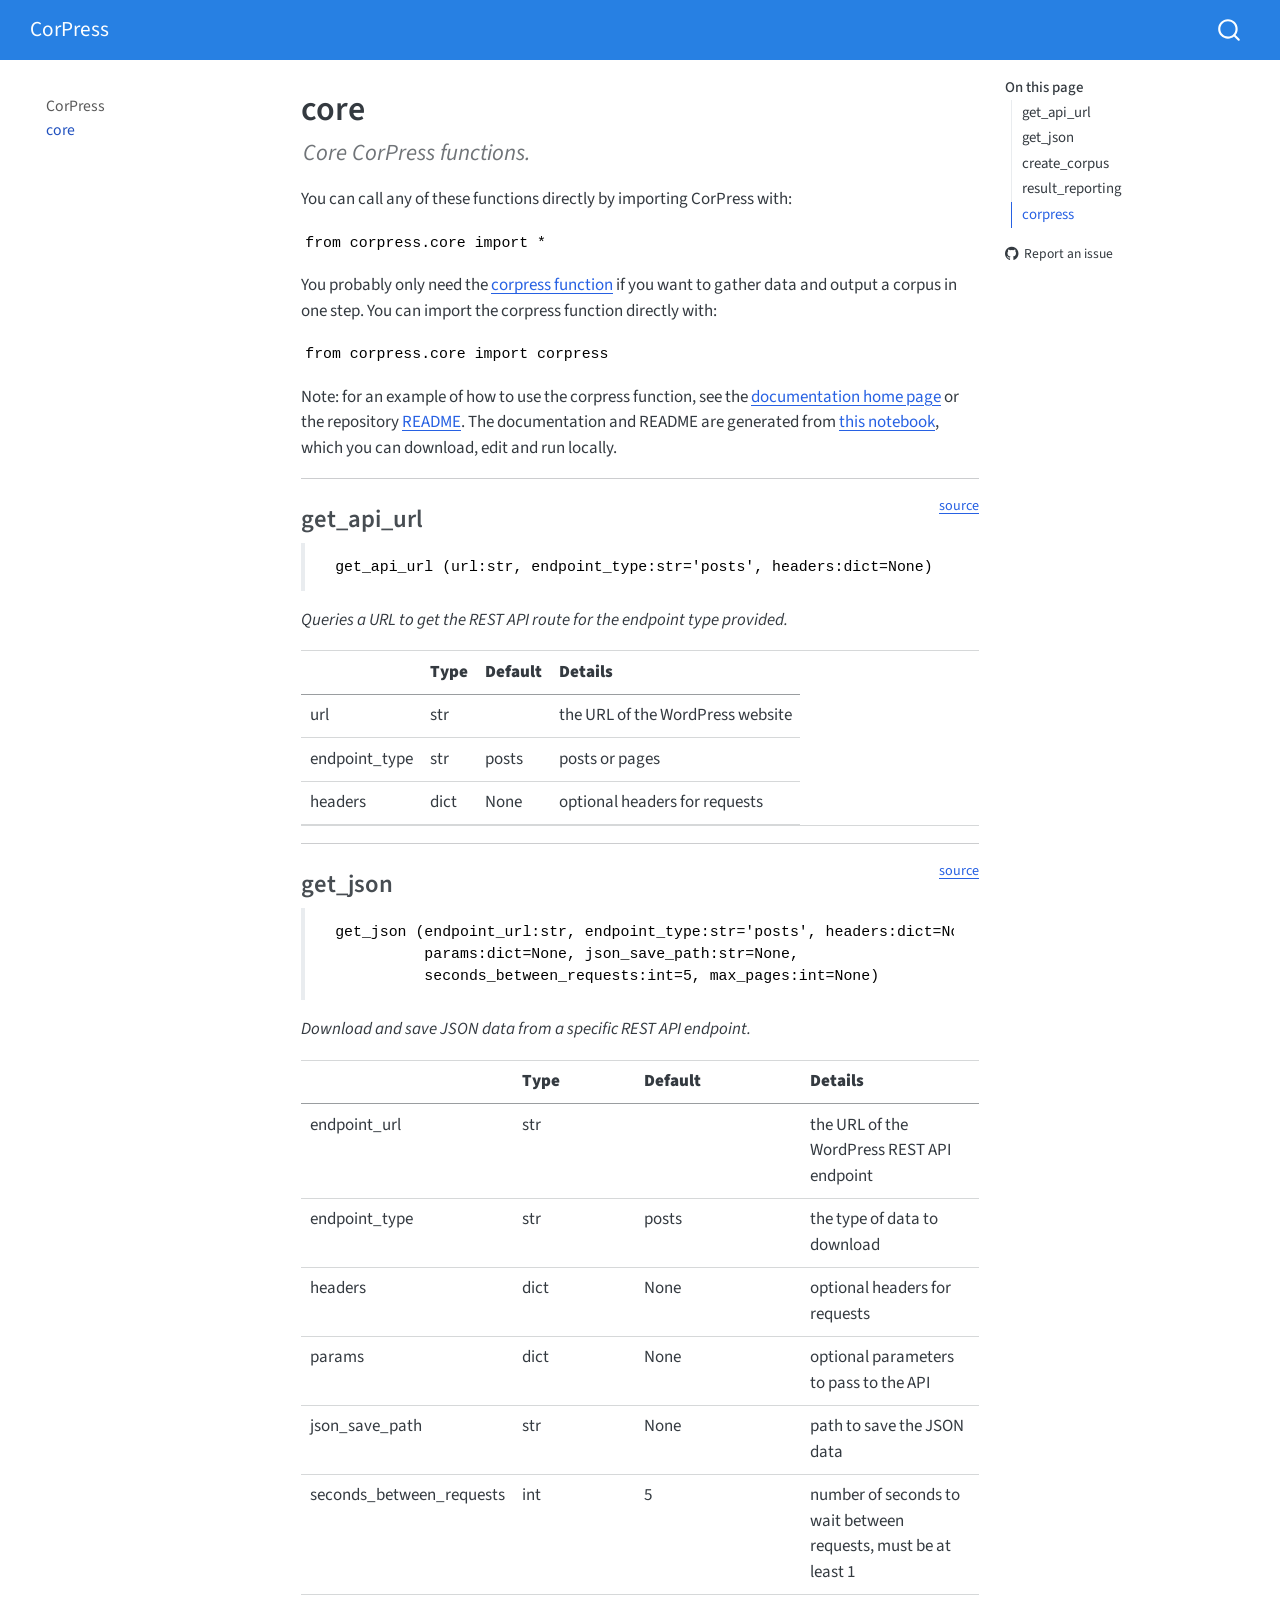
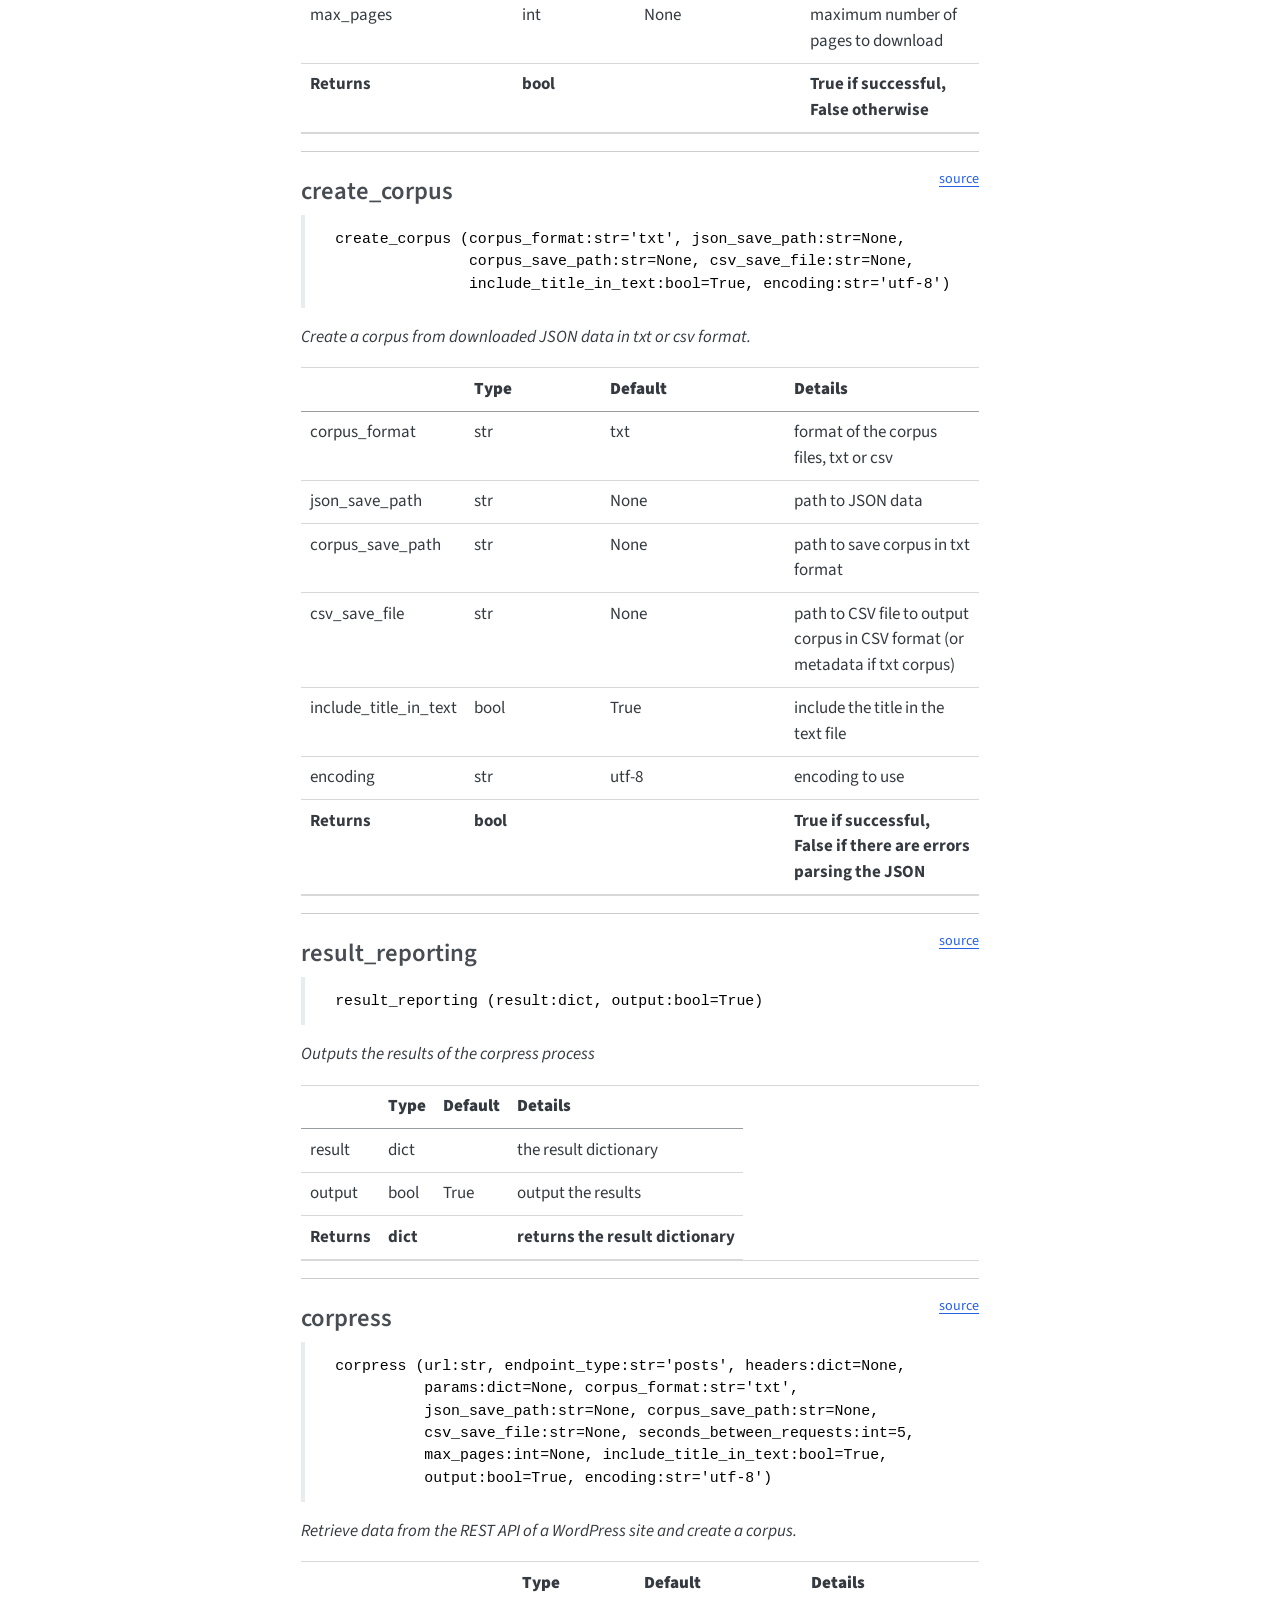
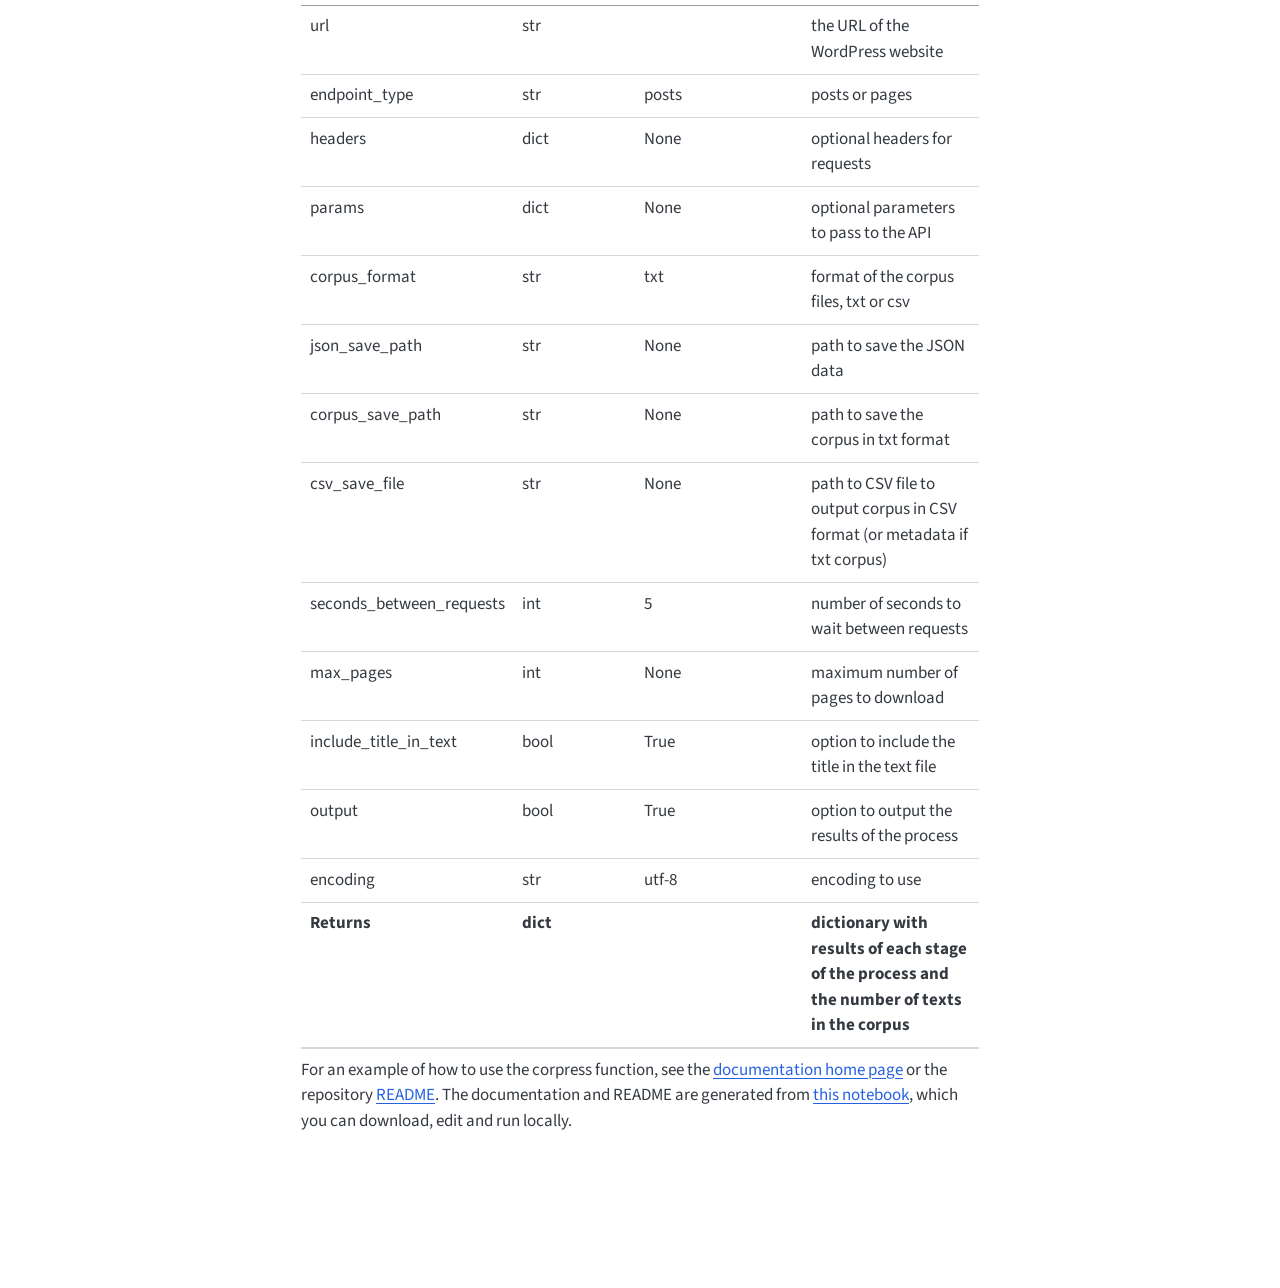
<file: core.html>
<!DOCTYPE html>
<html xmlns="http://www.w3.org/1999/xhtml" lang="en" xml:lang="en"><head>

<meta charset="utf-8">
<meta name="generator" content="quarto-1.7.29">

<meta name="viewport" content="width=device-width, initial-scale=1.0, user-scalable=yes">

<meta name="description" content="Core CorPress functions.">

<title>core – CorPress</title>
<style>
code{white-space: pre-wrap;}
span.smallcaps{font-variant: small-caps;}
div.columns{display: flex; gap: min(4vw, 1.5em);}
div.column{flex: auto; overflow-x: auto;}
div.hanging-indent{margin-left: 1.5em; text-indent: -1.5em;}
ul.task-list{list-style: none;}
ul.task-list li input[type="checkbox"] {
  width: 0.8em;
  margin: 0 0.8em 0.2em -1em; /* quarto-specific, see https://github.com/quarto-dev/quarto-cli/issues/4556 */ 
  vertical-align: middle;
}
</style>


<script src="site_libs/quarto-nav/quarto-nav.js"></script>
<script src="site_libs/quarto-nav/headroom.min.js"></script>
<script src="site_libs/clipboard/clipboard.min.js"></script>
<script src="site_libs/quarto-search/autocomplete.umd.js"></script>
<script src="site_libs/quarto-search/fuse.min.js"></script>
<script src="site_libs/quarto-search/quarto-search.js"></script>
<meta name="quarto:offset" content="./">
<script src="site_libs/quarto-html/quarto.js" type="module"></script>
<script src="site_libs/quarto-html/tabsets/tabsets.js" type="module"></script>
<script src="site_libs/quarto-html/popper.min.js"></script>
<script src="site_libs/quarto-html/tippy.umd.min.js"></script>
<script src="site_libs/quarto-html/anchor.min.js"></script>
<link href="site_libs/quarto-html/tippy.css" rel="stylesheet">
<link href="site_libs/quarto-html/quarto-syntax-highlighting-0815c480559380816a4d1ea211a47e91.css" rel="stylesheet" id="quarto-text-highlighting-styles">
<script src="site_libs/bootstrap/bootstrap.min.js"></script>
<link href="site_libs/bootstrap/bootstrap-icons.css" rel="stylesheet">
<link href="site_libs/bootstrap/bootstrap-c4832a576a2b2751674216aa53ffbffd.min.css" rel="stylesheet" append-hash="true" id="quarto-bootstrap" data-mode="light">
<script id="quarto-search-options" type="application/json">{
  "location": "navbar",
  "copy-button": false,
  "collapse-after": 3,
  "panel-placement": "end",
  "type": "overlay",
  "limit": 50,
  "keyboard-shortcut": [
    "f",
    "/",
    "s"
  ],
  "show-item-context": false,
  "language": {
    "search-no-results-text": "No results",
    "search-matching-documents-text": "matching documents",
    "search-copy-link-title": "Copy link to search",
    "search-hide-matches-text": "Hide additional matches",
    "search-more-match-text": "more match in this document",
    "search-more-matches-text": "more matches in this document",
    "search-clear-button-title": "Clear",
    "search-text-placeholder": "",
    "search-detached-cancel-button-title": "Cancel",
    "search-submit-button-title": "Submit",
    "search-label": "Search"
  }
}</script>


<link rel="stylesheet" href="styles.css">
<meta property="og:title" content="core – CorPress">
<meta property="og:description" content="Core CorPress functions.">
<meta property="og:site_name" content="CorPress">
<meta name="twitter:title" content="core – CorPress">
<meta name="twitter:description" content="Core CorPress functions.">
<meta name="twitter:card" content="summary">
</head>

<body class="nav-sidebar floating nav-fixed quarto-light">

<div id="quarto-search-results"></div>
  <header id="quarto-header" class="headroom fixed-top">
    <nav class="navbar navbar-expand-lg " data-bs-theme="dark">
      <div class="navbar-container container-fluid">
      <div class="navbar-brand-container mx-auto">
    <a class="navbar-brand" href="./index.html">
    <span class="navbar-title">CorPress</span>
    </a>
  </div>
        <div class="quarto-navbar-tools tools-end">
</div>
          <div id="quarto-search" class="" title="Search"></div>
      </div> <!-- /container-fluid -->
    </nav>
  <nav class="quarto-secondary-nav">
    <div class="container-fluid d-flex">
      <button type="button" class="quarto-btn-toggle btn" data-bs-toggle="collapse" role="button" data-bs-target=".quarto-sidebar-collapse-item" aria-controls="quarto-sidebar" aria-expanded="false" aria-label="Toggle sidebar navigation" onclick="if (window.quartoToggleHeadroom) { window.quartoToggleHeadroom(); }">
        <i class="bi bi-layout-text-sidebar-reverse"></i>
      </button>
        <nav class="quarto-page-breadcrumbs" aria-label="breadcrumb"><ol class="breadcrumb"><li class="breadcrumb-item"><a href="./core.html">core</a></li></ol></nav>
        <a class="flex-grow-1" role="navigation" data-bs-toggle="collapse" data-bs-target=".quarto-sidebar-collapse-item" aria-controls="quarto-sidebar" aria-expanded="false" aria-label="Toggle sidebar navigation" onclick="if (window.quartoToggleHeadroom) { window.quartoToggleHeadroom(); }">      
        </a>
    </div>
  </nav>
</header>
<!-- content -->
<div id="quarto-content" class="quarto-container page-columns page-rows-contents page-layout-article page-navbar">
<!-- sidebar -->
  <nav id="quarto-sidebar" class="sidebar collapse collapse-horizontal quarto-sidebar-collapse-item sidebar-navigation floating overflow-auto">
    <div class="sidebar-menu-container"> 
    <ul class="list-unstyled mt-1">
        <li class="sidebar-item">
  <div class="sidebar-item-container"> 
  <a href="./index.html" class="sidebar-item-text sidebar-link">
 <span class="menu-text">CorPress</span></a>
  </div>
</li>
        <li class="sidebar-item">
  <div class="sidebar-item-container"> 
  <a href="./core.html" class="sidebar-item-text sidebar-link active">
 <span class="menu-text">core</span></a>
  </div>
</li>
    </ul>
    </div>
</nav>
<div id="quarto-sidebar-glass" class="quarto-sidebar-collapse-item" data-bs-toggle="collapse" data-bs-target=".quarto-sidebar-collapse-item"></div>
<!-- margin-sidebar -->
    <div id="quarto-margin-sidebar" class="sidebar margin-sidebar">
        <nav id="TOC" role="doc-toc" class="toc-active">
    <h2 id="toc-title">On this page</h2>
   
  <ul>
  <li><a href="#get_api_url" id="toc-get_api_url" class="nav-link active" data-scroll-target="#get_api_url">get_api_url</a></li>
  <li><a href="#get_json" id="toc-get_json" class="nav-link" data-scroll-target="#get_json">get_json</a></li>
  <li><a href="#create_corpus" id="toc-create_corpus" class="nav-link" data-scroll-target="#create_corpus">create_corpus</a></li>
  <li><a href="#result_reporting" id="toc-result_reporting" class="nav-link" data-scroll-target="#result_reporting">result_reporting</a></li>
  <li><a href="#corpress" id="toc-corpress" class="nav-link" data-scroll-target="#corpress">corpress</a></li>
  </ul>
<div class="toc-actions"><ul><li><a href="https://github.com/polsci/corpress/issues/new" class="toc-action"><i class="bi bi-github"></i>Report an issue</a></li></ul></div></nav>
    </div>
<!-- main -->
<main class="content" id="quarto-document-content">

<header id="title-block-header" class="quarto-title-block default">
<div class="quarto-title">
<h1 class="title">core</h1>
</div>

<div>
  <div class="description">
    Core CorPress functions.
  </div>
</div>


<div class="quarto-title-meta">

    
  
    
  </div>
  


</header>


<!-- WARNING: THIS FILE WAS AUTOGENERATED! DO NOT EDIT! -->
<p>You can call any of these functions directly by importing CorPress with:</p>
<pre><code>from corpress.core import *</code></pre>
<p>You probably only need the <a href="https://geoffford.nz/corpress/core#corpress">corpress function</a> if you want to gather data and output a corpus in one step. You can import the corpress function directly with:</p>
<pre><code>from corpress.core import corpress</code></pre>
<p>Note: for an example of how to use the corpress function, see the <a href="https://geoffford.nz/corpress/">documentation home page</a> or the repository <a href="https://github.com/polsci/corpress/blob/master/README.md">README</a>. The documentation and README are generated from <a href="https://github.com/polsci/corpress/blob/master/nbs/index.ipynb">this notebook</a>, which you can download, edit and run locally.</p>
<hr>
<p><a href="https://github.com/polsci/corpress/blob/main/corpress/core.py#L25" target="_blank" style="float:right; font-size:smaller">source</a></p>
<section id="get_api_url" class="level3">
<h3 class="anchored" data-anchor-id="get_api_url">get_api_url</h3>
<blockquote class="blockquote">
<pre><code> get_api_url (url:str, endpoint_type:str='posts', headers:dict=None)</code></pre>
</blockquote>
<p><em>Queries a URL to get the REST API route for the endpoint type provided.</em></p>
<table class="caption-top table">
<thead>
<tr class="header">
<th></th>
<th><strong>Type</strong></th>
<th><strong>Default</strong></th>
<th><strong>Details</strong></th>
</tr>
</thead>
<tbody>
<tr class="odd">
<td>url</td>
<td>str</td>
<td></td>
<td>the URL of the WordPress website</td>
</tr>
<tr class="even">
<td>endpoint_type</td>
<td>str</td>
<td>posts</td>
<td>posts or pages</td>
</tr>
<tr class="odd">
<td>headers</td>
<td>dict</td>
<td>None</td>
<td>optional headers for requests</td>
</tr>
</tbody>
</table>
<hr>
<p><a href="https://github.com/polsci/corpress/blob/main/corpress/core.py#L81" target="_blank" style="float:right; font-size:smaller">source</a></p>
</section>
<section id="get_json" class="level3">
<h3 class="anchored" data-anchor-id="get_json">get_json</h3>
<blockquote class="blockquote">
<pre><code> get_json (endpoint_url:str, endpoint_type:str='posts', headers:dict=None,
           params:dict=None, json_save_path:str=None,
           seconds_between_requests:int=5, max_pages:int=None)</code></pre>
</blockquote>
<p><em>Download and save JSON data from a specific REST API endpoint.</em></p>
<table class="caption-top table">
<colgroup>
<col style="width: 6%">
<col style="width: 25%">
<col style="width: 34%">
<col style="width: 34%">
</colgroup>
<thead>
<tr class="header">
<th></th>
<th><strong>Type</strong></th>
<th><strong>Default</strong></th>
<th><strong>Details</strong></th>
</tr>
</thead>
<tbody>
<tr class="odd">
<td>endpoint_url</td>
<td>str</td>
<td></td>
<td>the URL of the WordPress REST API endpoint</td>
</tr>
<tr class="even">
<td>endpoint_type</td>
<td>str</td>
<td>posts</td>
<td>the type of data to download</td>
</tr>
<tr class="odd">
<td>headers</td>
<td>dict</td>
<td>None</td>
<td>optional headers for requests</td>
</tr>
<tr class="even">
<td>params</td>
<td>dict</td>
<td>None</td>
<td>optional parameters to pass to the API</td>
</tr>
<tr class="odd">
<td>json_save_path</td>
<td>str</td>
<td>None</td>
<td>path to save the JSON data</td>
</tr>
<tr class="even">
<td>seconds_between_requests</td>
<td>int</td>
<td>5</td>
<td>number of seconds to wait between requests, must be at least 1</td>
</tr>
<tr class="odd">
<td>max_pages</td>
<td>int</td>
<td>None</td>
<td>maximum number of pages to download</td>
</tr>
<tr class="even">
<td><strong>Returns</strong></td>
<td><strong>bool</strong></td>
<td></td>
<td><strong>True if successful, False otherwise</strong></td>
</tr>
</tbody>
</table>
<hr>
<p><a href="https://github.com/polsci/corpress/blob/main/corpress/core.py#L180" target="_blank" style="float:right; font-size:smaller">source</a></p>
</section>
<section id="create_corpus" class="level3">
<h3 class="anchored" data-anchor-id="create_corpus">create_corpus</h3>
<blockquote class="blockquote">
<pre><code> create_corpus (corpus_format:str='txt', json_save_path:str=None,
                corpus_save_path:str=None, csv_save_file:str=None,
                include_title_in_text:bool=True, encoding:str='utf-8')</code></pre>
</blockquote>
<p><em>Create a corpus from downloaded JSON data in txt or csv format.</em></p>
<table class="caption-top table">
<colgroup>
<col style="width: 6%">
<col style="width: 25%">
<col style="width: 34%">
<col style="width: 34%">
</colgroup>
<thead>
<tr class="header">
<th></th>
<th><strong>Type</strong></th>
<th><strong>Default</strong></th>
<th><strong>Details</strong></th>
</tr>
</thead>
<tbody>
<tr class="odd">
<td>corpus_format</td>
<td>str</td>
<td>txt</td>
<td>format of the corpus files, txt or csv</td>
</tr>
<tr class="even">
<td>json_save_path</td>
<td>str</td>
<td>None</td>
<td>path to JSON data</td>
</tr>
<tr class="odd">
<td>corpus_save_path</td>
<td>str</td>
<td>None</td>
<td>path to save corpus in txt format</td>
</tr>
<tr class="even">
<td>csv_save_file</td>
<td>str</td>
<td>None</td>
<td>path to CSV file to output corpus in CSV format (or metadata if txt corpus)</td>
</tr>
<tr class="odd">
<td>include_title_in_text</td>
<td>bool</td>
<td>True</td>
<td>include the title in the text file</td>
</tr>
<tr class="even">
<td>encoding</td>
<td>str</td>
<td>utf-8</td>
<td>encoding to use</td>
</tr>
<tr class="odd">
<td><strong>Returns</strong></td>
<td><strong>bool</strong></td>
<td></td>
<td><strong>True if successful, False if there are errors parsing the JSON</strong></td>
</tr>
</tbody>
</table>
<hr>
<p><a href="https://github.com/polsci/corpress/blob/main/corpress/core.py#L280" target="_blank" style="float:right; font-size:smaller">source</a></p>
</section>
<section id="result_reporting" class="level3">
<h3 class="anchored" data-anchor-id="result_reporting">result_reporting</h3>
<blockquote class="blockquote">
<pre><code> result_reporting (result:dict, output:bool=True)</code></pre>
</blockquote>
<p><em>Outputs the results of the corpress process</em></p>
<table class="caption-top table">
<thead>
<tr class="header">
<th></th>
<th><strong>Type</strong></th>
<th><strong>Default</strong></th>
<th><strong>Details</strong></th>
</tr>
</thead>
<tbody>
<tr class="odd">
<td>result</td>
<td>dict</td>
<td></td>
<td>the result dictionary</td>
</tr>
<tr class="even">
<td>output</td>
<td>bool</td>
<td>True</td>
<td>output the results</td>
</tr>
<tr class="odd">
<td><strong>Returns</strong></td>
<td><strong>dict</strong></td>
<td></td>
<td><strong>returns the result dictionary</strong></td>
</tr>
</tbody>
</table>
<hr>
<p><a href="https://github.com/polsci/corpress/blob/main/corpress/core.py#L297" target="_blank" style="float:right; font-size:smaller">source</a></p>
</section>
<section id="corpress" class="level3">
<h3 class="anchored" data-anchor-id="corpress">corpress</h3>
<blockquote class="blockquote">
<pre><code> corpress (url:str, endpoint_type:str='posts', headers:dict=None,
           params:dict=None, corpus_format:str='txt',
           json_save_path:str=None, corpus_save_path:str=None,
           csv_save_file:str=None, seconds_between_requests:int=5,
           max_pages:int=None, include_title_in_text:bool=True,
           output:bool=True, encoding:str='utf-8')</code></pre>
</blockquote>
<p><em>Retrieve data from the REST API of a WordPress site and create a corpus.</em></p>
<table class="caption-top table">
<colgroup>
<col style="width: 6%">
<col style="width: 25%">
<col style="width: 34%">
<col style="width: 34%">
</colgroup>
<thead>
<tr class="header">
<th></th>
<th><strong>Type</strong></th>
<th><strong>Default</strong></th>
<th><strong>Details</strong></th>
</tr>
</thead>
<tbody>
<tr class="odd">
<td>url</td>
<td>str</td>
<td></td>
<td>the URL of the WordPress website</td>
</tr>
<tr class="even">
<td>endpoint_type</td>
<td>str</td>
<td>posts</td>
<td>posts or pages</td>
</tr>
<tr class="odd">
<td>headers</td>
<td>dict</td>
<td>None</td>
<td>optional headers for requests</td>
</tr>
<tr class="even">
<td>params</td>
<td>dict</td>
<td>None</td>
<td>optional parameters to pass to the API</td>
</tr>
<tr class="odd">
<td>corpus_format</td>
<td>str</td>
<td>txt</td>
<td>format of the corpus files, txt or csv</td>
</tr>
<tr class="even">
<td>json_save_path</td>
<td>str</td>
<td>None</td>
<td>path to save the JSON data</td>
</tr>
<tr class="odd">
<td>corpus_save_path</td>
<td>str</td>
<td>None</td>
<td>path to save the corpus in txt format</td>
</tr>
<tr class="even">
<td>csv_save_file</td>
<td>str</td>
<td>None</td>
<td>path to CSV file to output corpus in CSV format (or metadata if txt corpus)</td>
</tr>
<tr class="odd">
<td>seconds_between_requests</td>
<td>int</td>
<td>5</td>
<td>number of seconds to wait between requests</td>
</tr>
<tr class="even">
<td>max_pages</td>
<td>int</td>
<td>None</td>
<td>maximum number of pages to download</td>
</tr>
<tr class="odd">
<td>include_title_in_text</td>
<td>bool</td>
<td>True</td>
<td>option to include the title in the text file</td>
</tr>
<tr class="even">
<td>output</td>
<td>bool</td>
<td>True</td>
<td>option to output the results of the process</td>
</tr>
<tr class="odd">
<td>encoding</td>
<td>str</td>
<td>utf-8</td>
<td>encoding to use</td>
</tr>
<tr class="even">
<td><strong>Returns</strong></td>
<td><strong>dict</strong></td>
<td></td>
<td><strong>dictionary with results of each stage of the process and the number of texts in the corpus</strong></td>
</tr>
</tbody>
</table>
<p>For an example of how to use the corpress function, see the <a href="https://geoffford.nz/corpress/">documentation home page</a> or the repository <a href="https://github.com/polsci/corpress/blob/master/README.md">README</a>. The documentation and README are generated from <a href="https://github.com/polsci/corpress/blob/master/nbs/index.ipynb">this notebook</a>, which you can download, edit and run locally.</p>


</section>

</main> <!-- /main -->
<script id="quarto-html-after-body" type="application/javascript">
  window.document.addEventListener("DOMContentLoaded", function (event) {
    const icon = "";
    const anchorJS = new window.AnchorJS();
    anchorJS.options = {
      placement: 'right',
      icon: icon
    };
    anchorJS.add('.anchored');
    const isCodeAnnotation = (el) => {
      for (const clz of el.classList) {
        if (clz.startsWith('code-annotation-')) {                     
          return true;
        }
      }
      return false;
    }
    const onCopySuccess = function(e) {
      // button target
      const button = e.trigger;
      // don't keep focus
      button.blur();
      // flash "checked"
      button.classList.add('code-copy-button-checked');
      var currentTitle = button.getAttribute("title");
      button.setAttribute("title", "Copied!");
      let tooltip;
      if (window.bootstrap) {
        button.setAttribute("data-bs-toggle", "tooltip");
        button.setAttribute("data-bs-placement", "left");
        button.setAttribute("data-bs-title", "Copied!");
        tooltip = new bootstrap.Tooltip(button, 
          { trigger: "manual", 
            customClass: "code-copy-button-tooltip",
            offset: [0, -8]});
        tooltip.show();    
      }
      setTimeout(function() {
        if (tooltip) {
          tooltip.hide();
          button.removeAttribute("data-bs-title");
          button.removeAttribute("data-bs-toggle");
          button.removeAttribute("data-bs-placement");
        }
        button.setAttribute("title", currentTitle);
        button.classList.remove('code-copy-button-checked');
      }, 1000);
      // clear code selection
      e.clearSelection();
    }
    const getTextToCopy = function(trigger) {
        const codeEl = trigger.previousElementSibling.cloneNode(true);
        for (const childEl of codeEl.children) {
          if (isCodeAnnotation(childEl)) {
            childEl.remove();
          }
        }
        return codeEl.innerText;
    }
    const clipboard = new window.ClipboardJS('.code-copy-button:not([data-in-quarto-modal])', {
      text: getTextToCopy
    });
    clipboard.on('success', onCopySuccess);
    if (window.document.getElementById('quarto-embedded-source-code-modal')) {
      const clipboardModal = new window.ClipboardJS('.code-copy-button[data-in-quarto-modal]', {
        text: getTextToCopy,
        container: window.document.getElementById('quarto-embedded-source-code-modal')
      });
      clipboardModal.on('success', onCopySuccess);
    }
      var localhostRegex = new RegExp(/^(?:http|https):\/\/localhost\:?[0-9]*\//);
      var mailtoRegex = new RegExp(/^mailto:/);
        var filterRegex = new RegExp("https:\/\/geoffford\.nz\/corpress");
      var isInternal = (href) => {
          return filterRegex.test(href) || localhostRegex.test(href) || mailtoRegex.test(href);
      }
      // Inspect non-navigation links and adorn them if external
     var links = window.document.querySelectorAll('a[href]:not(.nav-link):not(.navbar-brand):not(.toc-action):not(.sidebar-link):not(.sidebar-item-toggle):not(.pagination-link):not(.no-external):not([aria-hidden]):not(.dropdown-item):not(.quarto-navigation-tool):not(.about-link)');
      for (var i=0; i<links.length; i++) {
        const link = links[i];
        if (!isInternal(link.href)) {
          // undo the damage that might have been done by quarto-nav.js in the case of
          // links that we want to consider external
          if (link.dataset.originalHref !== undefined) {
            link.href = link.dataset.originalHref;
          }
        }
      }
    function tippyHover(el, contentFn, onTriggerFn, onUntriggerFn) {
      const config = {
        allowHTML: true,
        maxWidth: 500,
        delay: 100,
        arrow: false,
        appendTo: function(el) {
            return el.parentElement;
        },
        interactive: true,
        interactiveBorder: 10,
        theme: 'quarto',
        placement: 'bottom-start',
      };
      if (contentFn) {
        config.content = contentFn;
      }
      if (onTriggerFn) {
        config.onTrigger = onTriggerFn;
      }
      if (onUntriggerFn) {
        config.onUntrigger = onUntriggerFn;
      }
      window.tippy(el, config); 
    }
    const noterefs = window.document.querySelectorAll('a[role="doc-noteref"]');
    for (var i=0; i<noterefs.length; i++) {
      const ref = noterefs[i];
      tippyHover(ref, function() {
        // use id or data attribute instead here
        let href = ref.getAttribute('data-footnote-href') || ref.getAttribute('href');
        try { href = new URL(href).hash; } catch {}
        const id = href.replace(/^#\/?/, "");
        const note = window.document.getElementById(id);
        if (note) {
          return note.innerHTML;
        } else {
          return "";
        }
      });
    }
    const xrefs = window.document.querySelectorAll('a.quarto-xref');
    const processXRef = (id, note) => {
      // Strip column container classes
      const stripColumnClz = (el) => {
        el.classList.remove("page-full", "page-columns");
        if (el.children) {
          for (const child of el.children) {
            stripColumnClz(child);
          }
        }
      }
      stripColumnClz(note)
      if (id === null || id.startsWith('sec-')) {
        // Special case sections, only their first couple elements
        const container = document.createElement("div");
        if (note.children && note.children.length > 2) {
          container.appendChild(note.children[0].cloneNode(true));
          for (let i = 1; i < note.children.length; i++) {
            const child = note.children[i];
            if (child.tagName === "P" && child.innerText === "") {
              continue;
            } else {
              container.appendChild(child.cloneNode(true));
              break;
            }
          }
          if (window.Quarto?.typesetMath) {
            window.Quarto.typesetMath(container);
          }
          return container.innerHTML
        } else {
          if (window.Quarto?.typesetMath) {
            window.Quarto.typesetMath(note);
          }
          return note.innerHTML;
        }
      } else {
        // Remove any anchor links if they are present
        const anchorLink = note.querySelector('a.anchorjs-link');
        if (anchorLink) {
          anchorLink.remove();
        }
        if (window.Quarto?.typesetMath) {
          window.Quarto.typesetMath(note);
        }
        if (note.classList.contains("callout")) {
          return note.outerHTML;
        } else {
          return note.innerHTML;
        }
      }
    }
    for (var i=0; i<xrefs.length; i++) {
      const xref = xrefs[i];
      tippyHover(xref, undefined, function(instance) {
        instance.disable();
        let url = xref.getAttribute('href');
        let hash = undefined; 
        if (url.startsWith('#')) {
          hash = url;
        } else {
          try { hash = new URL(url).hash; } catch {}
        }
        if (hash) {
          const id = hash.replace(/^#\/?/, "");
          const note = window.document.getElementById(id);
          if (note !== null) {
            try {
              const html = processXRef(id, note.cloneNode(true));
              instance.setContent(html);
            } finally {
              instance.enable();
              instance.show();
            }
          } else {
            // See if we can fetch this
            fetch(url.split('#')[0])
            .then(res => res.text())
            .then(html => {
              const parser = new DOMParser();
              const htmlDoc = parser.parseFromString(html, "text/html");
              const note = htmlDoc.getElementById(id);
              if (note !== null) {
                const html = processXRef(id, note);
                instance.setContent(html);
              } 
            }).finally(() => {
              instance.enable();
              instance.show();
            });
          }
        } else {
          // See if we can fetch a full url (with no hash to target)
          // This is a special case and we should probably do some content thinning / targeting
          fetch(url)
          .then(res => res.text())
          .then(html => {
            const parser = new DOMParser();
            const htmlDoc = parser.parseFromString(html, "text/html");
            const note = htmlDoc.querySelector('main.content');
            if (note !== null) {
              // This should only happen for chapter cross references
              // (since there is no id in the URL)
              // remove the first header
              if (note.children.length > 0 && note.children[0].tagName === "HEADER") {
                note.children[0].remove();
              }
              const html = processXRef(null, note);
              instance.setContent(html);
            } 
          }).finally(() => {
            instance.enable();
            instance.show();
          });
        }
      }, function(instance) {
      });
    }
        let selectedAnnoteEl;
        const selectorForAnnotation = ( cell, annotation) => {
          let cellAttr = 'data-code-cell="' + cell + '"';
          let lineAttr = 'data-code-annotation="' +  annotation + '"';
          const selector = 'span[' + cellAttr + '][' + lineAttr + ']';
          return selector;
        }
        const selectCodeLines = (annoteEl) => {
          const doc = window.document;
          const targetCell = annoteEl.getAttribute("data-target-cell");
          const targetAnnotation = annoteEl.getAttribute("data-target-annotation");
          const annoteSpan = window.document.querySelector(selectorForAnnotation(targetCell, targetAnnotation));
          const lines = annoteSpan.getAttribute("data-code-lines").split(",");
          const lineIds = lines.map((line) => {
            return targetCell + "-" + line;
          })
          let top = null;
          let height = null;
          let parent = null;
          if (lineIds.length > 0) {
              //compute the position of the single el (top and bottom and make a div)
              const el = window.document.getElementById(lineIds[0]);
              top = el.offsetTop;
              height = el.offsetHeight;
              parent = el.parentElement.parentElement;
            if (lineIds.length > 1) {
              const lastEl = window.document.getElementById(lineIds[lineIds.length - 1]);
              const bottom = lastEl.offsetTop + lastEl.offsetHeight;
              height = bottom - top;
            }
            if (top !== null && height !== null && parent !== null) {
              // cook up a div (if necessary) and position it 
              let div = window.document.getElementById("code-annotation-line-highlight");
              if (div === null) {
                div = window.document.createElement("div");
                div.setAttribute("id", "code-annotation-line-highlight");
                div.style.position = 'absolute';
                parent.appendChild(div);
              }
              div.style.top = top - 2 + "px";
              div.style.height = height + 4 + "px";
              div.style.left = 0;
              let gutterDiv = window.document.getElementById("code-annotation-line-highlight-gutter");
              if (gutterDiv === null) {
                gutterDiv = window.document.createElement("div");
                gutterDiv.setAttribute("id", "code-annotation-line-highlight-gutter");
                gutterDiv.style.position = 'absolute';
                const codeCell = window.document.getElementById(targetCell);
                const gutter = codeCell.querySelector('.code-annotation-gutter');
                gutter.appendChild(gutterDiv);
              }
              gutterDiv.style.top = top - 2 + "px";
              gutterDiv.style.height = height + 4 + "px";
            }
            selectedAnnoteEl = annoteEl;
          }
        };
        const unselectCodeLines = () => {
          const elementsIds = ["code-annotation-line-highlight", "code-annotation-line-highlight-gutter"];
          elementsIds.forEach((elId) => {
            const div = window.document.getElementById(elId);
            if (div) {
              div.remove();
            }
          });
          selectedAnnoteEl = undefined;
        };
          // Handle positioning of the toggle
      window.addEventListener(
        "resize",
        throttle(() => {
          elRect = undefined;
          if (selectedAnnoteEl) {
            selectCodeLines(selectedAnnoteEl);
          }
        }, 10)
      );
      function throttle(fn, ms) {
      let throttle = false;
      let timer;
        return (...args) => {
          if(!throttle) { // first call gets through
              fn.apply(this, args);
              throttle = true;
          } else { // all the others get throttled
              if(timer) clearTimeout(timer); // cancel #2
              timer = setTimeout(() => {
                fn.apply(this, args);
                timer = throttle = false;
              }, ms);
          }
        };
      }
        // Attach click handler to the DT
        const annoteDls = window.document.querySelectorAll('dt[data-target-cell]');
        for (const annoteDlNode of annoteDls) {
          annoteDlNode.addEventListener('click', (event) => {
            const clickedEl = event.target;
            if (clickedEl !== selectedAnnoteEl) {
              unselectCodeLines();
              const activeEl = window.document.querySelector('dt[data-target-cell].code-annotation-active');
              if (activeEl) {
                activeEl.classList.remove('code-annotation-active');
              }
              selectCodeLines(clickedEl);
              clickedEl.classList.add('code-annotation-active');
            } else {
              // Unselect the line
              unselectCodeLines();
              clickedEl.classList.remove('code-annotation-active');
            }
          });
        }
    const findCites = (el) => {
      const parentEl = el.parentElement;
      if (parentEl) {
        const cites = parentEl.dataset.cites;
        if (cites) {
          return {
            el,
            cites: cites.split(' ')
          };
        } else {
          return findCites(el.parentElement)
        }
      } else {
        return undefined;
      }
    };
    var bibliorefs = window.document.querySelectorAll('a[role="doc-biblioref"]');
    for (var i=0; i<bibliorefs.length; i++) {
      const ref = bibliorefs[i];
      const citeInfo = findCites(ref);
      if (citeInfo) {
        tippyHover(citeInfo.el, function() {
          var popup = window.document.createElement('div');
          citeInfo.cites.forEach(function(cite) {
            var citeDiv = window.document.createElement('div');
            citeDiv.classList.add('hanging-indent');
            citeDiv.classList.add('csl-entry');
            var biblioDiv = window.document.getElementById('ref-' + cite);
            if (biblioDiv) {
              citeDiv.innerHTML = biblioDiv.innerHTML;
            }
            popup.appendChild(citeDiv);
          });
          return popup.innerHTML;
        });
      }
    }
  });
  </script>
</div> <!-- /content -->




<footer class="footer"><div class="nav-footer"><div class="nav-footer-center"><div class="toc-actions d-sm-block d-md-none"><ul><li><a href="https://github.com/polsci/corpress/issues/new" class="toc-action"><i class="bi bi-github"></i>Report an issue</a></li></ul></div></div></div></footer></body></html>
</file>
<file: site_libs/quarto-html/tippy.css>
.tippy-box[data-animation=fade][data-state=hidden]{opacity:0}[data-tippy-root]{max-width:calc(100vw - 10px)}.tippy-box{position:relative;background-color:#333;color:#fff;border-radius:4px;font-size:14px;line-height:1.4;white-space:normal;outline:0;transition-property:transform,visibility,opacity}.tippy-box[data-placement^=top]>.tippy-arrow{bottom:0}.tippy-box[data-placement^=top]>.tippy-arrow:before{bottom:-7px;left:0;border-width:8px 8px 0;border-top-color:initial;transform-origin:center top}.tippy-box[data-placement^=bottom]>.tippy-arrow{top:0}.tippy-box[data-placement^=bottom]>.tippy-arrow:before{top:-7px;left:0;border-width:0 8px 8px;border-bottom-color:initial;transform-origin:center bottom}.tippy-box[data-placement^=left]>.tippy-arrow{right:0}.tippy-box[data-placement^=left]>.tippy-arrow:before{border-width:8px 0 8px 8px;border-left-color:initial;right:-7px;transform-origin:center left}.tippy-box[data-placement^=right]>.tippy-arrow{left:0}.tippy-box[data-placement^=right]>.tippy-arrow:before{left:-7px;border-width:8px 8px 8px 0;border-right-color:initial;transform-origin:center right}.tippy-box[data-inertia][data-state=visible]{transition-timing-function:cubic-bezier(.54,1.5,.38,1.11)}.tippy-arrow{width:16px;height:16px;color:#333}.tippy-arrow:before{content:"";position:absolute;border-color:transparent;border-style:solid}.tippy-content{position:relative;padding:5px 9px;z-index:1}
</file>
<file: site_libs/quarto-html/quarto-syntax-highlighting-0815c480559380816a4d1ea211a47e91.css>
/* quarto syntax highlight colors */
:root {
  --quarto-hl-ot-color: #003B4F;
  --quarto-hl-at-color: #657422;
  --quarto-hl-ss-color: #20794D;
  --quarto-hl-an-color: #5E5E5E;
  --quarto-hl-fu-color: #4758AB;
  --quarto-hl-st-color: #20794D;
  --quarto-hl-cf-color: #003B4F;
  --quarto-hl-op-color: #5E5E5E;
  --quarto-hl-er-color: #AD0000;
  --quarto-hl-bn-color: #AD0000;
  --quarto-hl-al-color: #AD0000;
  --quarto-hl-va-color: #111111;
  --quarto-hl-bu-color: inherit;
  --quarto-hl-ex-color: inherit;
  --quarto-hl-pp-color: #AD0000;
  --quarto-hl-in-color: #5E5E5E;
  --quarto-hl-vs-color: #20794D;
  --quarto-hl-wa-color: #5E5E5E;
  --quarto-hl-do-color: #5E5E5E;
  --quarto-hl-im-color: #00769E;
  --quarto-hl-ch-color: #20794D;
  --quarto-hl-dt-color: #AD0000;
  --quarto-hl-fl-color: #AD0000;
  --quarto-hl-co-color: #5E5E5E;
  --quarto-hl-cv-color: #5E5E5E;
  --quarto-hl-cn-color: #8f5902;
  --quarto-hl-sc-color: #5E5E5E;
  --quarto-hl-dv-color: #AD0000;
  --quarto-hl-kw-color: #003B4F;
}

/* other quarto variables */
:root {
  --quarto-font-monospace: SFMono-Regular, Menlo, Monaco, Consolas, "Liberation Mono", "Courier New", monospace;
}

/* syntax highlight based on Pandoc's rules */
pre > code.sourceCode > span {
  color: #003B4F;
}

code.sourceCode > span {
  color: #003B4F;
}

div.sourceCode,
div.sourceCode pre.sourceCode {
  color: #003B4F;
}

/* Normal */
code span {
  color: #003B4F;
}

/* Alert */
code span.al {
  color: #AD0000;
  font-style: inherit;
}

/* Annotation */
code span.an {
  color: #5E5E5E;
  font-style: inherit;
}

/* Attribute */
code span.at {
  color: #657422;
  font-style: inherit;
}

/* BaseN */
code span.bn {
  color: #AD0000;
  font-style: inherit;
}

/* BuiltIn */
code span.bu {
  font-style: inherit;
}

/* ControlFlow */
code span.cf {
  color: #003B4F;
  font-weight: bold;
  font-style: inherit;
}

/* Char */
code span.ch {
  color: #20794D;
  font-style: inherit;
}

/* Constant */
code span.cn {
  color: #8f5902;
  font-style: inherit;
}

/* Comment */
code span.co {
  color: #5E5E5E;
  font-style: inherit;
}

/* CommentVar */
code span.cv {
  color: #5E5E5E;
  font-style: italic;
}

/* Documentation */
code span.do {
  color: #5E5E5E;
  font-style: italic;
}

/* DataType */
code span.dt {
  color: #AD0000;
  font-style: inherit;
}

/* DecVal */
code span.dv {
  color: #AD0000;
  font-style: inherit;
}

/* Error */
code span.er {
  color: #AD0000;
  font-style: inherit;
}

/* Extension */
code span.ex {
  font-style: inherit;
}

/* Float */
code span.fl {
  color: #AD0000;
  font-style: inherit;
}

/* Function */
code span.fu {
  color: #4758AB;
  font-style: inherit;
}

/* Import */
code span.im {
  color: #00769E;
  font-style: inherit;
}

/* Information */
code span.in {
  color: #5E5E5E;
  font-style: inherit;
}

/* Keyword */
code span.kw {
  color: #003B4F;
  font-weight: bold;
  font-style: inherit;
}

/* Operator */
code span.op {
  color: #5E5E5E;
  font-style: inherit;
}

/* Other */
code span.ot {
  color: #003B4F;
  font-style: inherit;
}

/* Preprocessor */
code span.pp {
  color: #AD0000;
  font-style: inherit;
}

/* SpecialChar */
code span.sc {
  color: #5E5E5E;
  font-style: inherit;
}

/* SpecialString */
code span.ss {
  color: #20794D;
  font-style: inherit;
}

/* String */
code span.st {
  color: #20794D;
  font-style: inherit;
}

/* Variable */
code span.va {
  color: #111111;
  font-style: inherit;
}

/* VerbatimString */
code span.vs {
  color: #20794D;
  font-style: inherit;
}

/* Warning */
code span.wa {
  color: #5E5E5E;
  font-style: italic;
}

.prevent-inlining {
  content: "</";
}

/*# sourceMappingURL=d398365ccb532ba00fe56d6aa1025863.css.map */
</file>
<file: styles.css>
.cell {
  margin-bottom: 1rem;
}

.cell > .sourceCode {
  margin-bottom: 0;
}

.cell-output > pre {
  margin-bottom: 0;
}

.cell-output > pre, .cell-output > .sourceCode > pre, .cell-output-stdout > pre {
  margin-left: 0.8rem;
  margin-top: 0;
  background: none;
  border-left: 2px solid lightsalmon;
  border-top-left-radius: 0;
  border-top-right-radius: 0;
}

.cell-output > .sourceCode {
  border: none;
}

.cell-output > .sourceCode {
  background: none;
  margin-top: 0;
}

div.description {
  padding-left: 2px;
  padding-top: 5px;
  font-style: italic;
  font-size: 135%;
  opacity: 70%;
}

main table.caption-top {
  display: block;
  overflow-x: auto;
}
</file>
